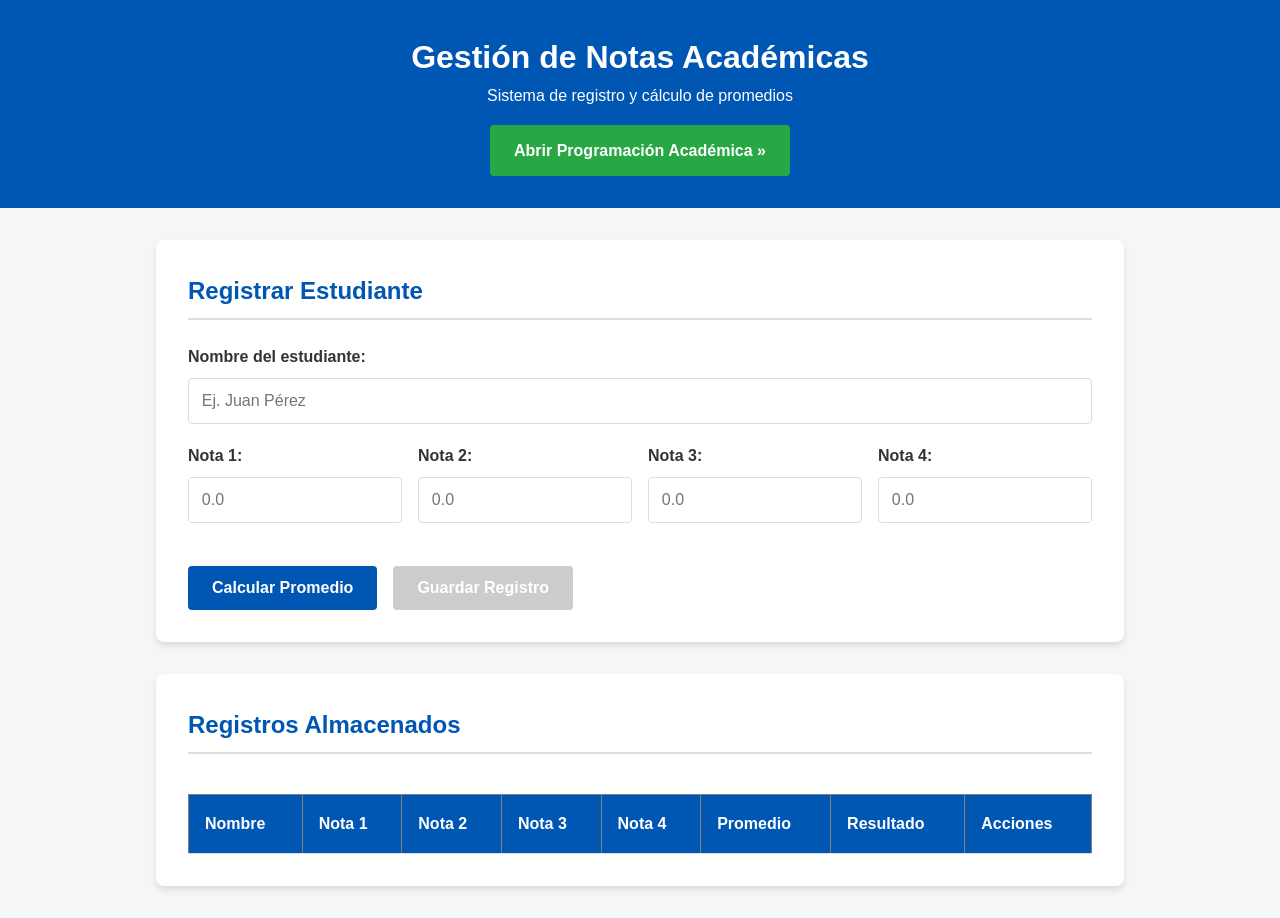
<file: index.html>
<!DOCTYPE html>
<html lang="es">
<head>
    <meta charset="UTF-8">
    <meta name="viewport" content="width=device-width, initial-scale=1.0">
    <title>Gestión de Notas Académicas</title>
    <link rel="stylesheet" href="css/style.css">
</head>
<body>
    <header class="header">
        <h1>Gestión de Notas Académicas</h1>
        <p>Sistema de registro y cálculo de promedios</p>
        <a href="programacion.html" class="btn btn-success btn-nav">Abrir Programación Académica &raquo;</a>
    </header>

    <main class="container">

        <section class="card">
            <h2>Registrar Estudiante</h2>
            <form id="form-notas">
                <div class="form-group">
                    <label for="nombre">Nombre del estudiante:</label>
                    <input type="text" id="nombre" name="nombre" placeholder="Ej. Juan Pérez" required>
                </div>

                <div class="notas-grid">
                    <div class="form-group">
                        <label for="nota1">Nota 1:</label>
                        <input type="number" id="nota1" name="nota1" min="0.0" max="5.0" step="0.1" placeholder="0.0" required>
                    </div>
                    <div class="form-group">
                        <label for="nota2">Nota 2:</label>
                        <input type="number" id="nota2" name="nota2" min="0.0" max="5.0" step="0.1" placeholder="0.0" required>
                    </div>
                    <div class="form-group">
                        <label for="nota3">Nota 3:</label>
                        <input type="number" id="nota3" name="nota3" min="0.0" max="5.0" step="0.1" placeholder="0.0" required>
                    </div>
                    <div class="form-group">
                        <label for="nota4">Nota 4:</label>
                        <input type="number" id="nota4" name="nota4" min="0.0" max="5.0" step="0.1" placeholder="0.0" required>
                    </div>
                </div>

                <div class="button-group">
                    <button type="button" id="btn-calcular" class="btn btn-primary">Calcular Promedio</button>
                    <button type="button" id="btn-guardar" class="btn btn-success" disabled>Guardar Registro</button>
                </div>
            </form>
        </section>

        <section class="card result-card" id="area-resultados" style="display: none;">
            <h2>Resultados del Cálculo</h2>
            <div class="result-content">
                <p><strong>Promedio:</strong> <span id="res-promedio">-</span></p>
                <p><strong>Estado:</strong> <span id="res-estado">-</span></p>
                <p><strong>Rendimiento:</strong> <span id="res-rendimiento">-</span></p>
            </div>
        </section>

        <section class="card">
            <h2>Registros Almacenados</h2>
            <div class="table-responsive">
                <table border="1">
                    <thead>
                        <tr>
                            <th>Nombre</th>
                            <th>Nota 1</th>
                            <th>Nota 2</th>
                            <th>Nota 3</th>
                            <th>Nota 4</th>
                            <th>Promedio</th>
                            <th>Resultado</th>
                            <th>Acciones</th>
                        </tr>
                    </thead>
                    <tbody id="tabla-estudiantes">
                    </tbody>
                </table>
            </div>
        </section>
    </main>

    <script src="js/Estudiante.js"></script>
    <script src="js/app.js"></script>
</body>
</html>
</file>
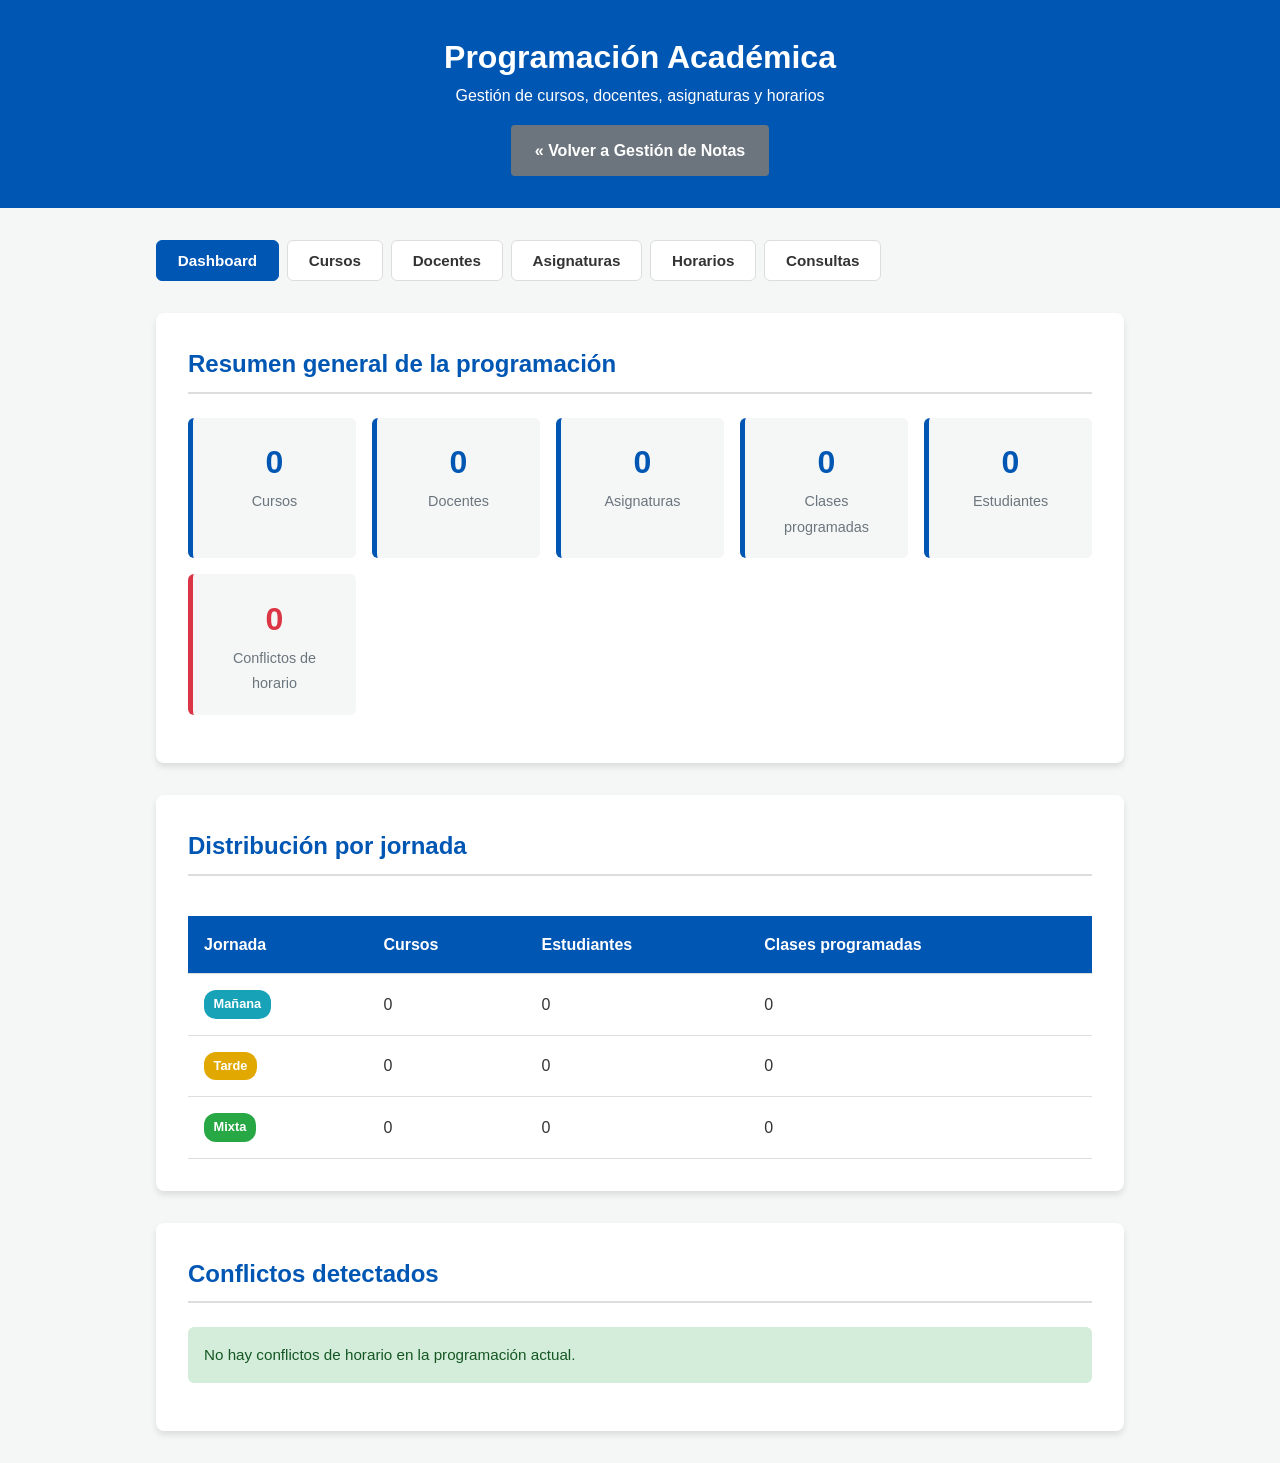
<file: programacion.html>
<!DOCTYPE html>
<html lang="es">
<head>
    <meta charset="UTF-8">
    <meta name="viewport" content="width=device-width, initial-scale=1.0">
    <title>Programación Académica</title>
    <link rel="stylesheet" href="css/style.css">
    <link rel="stylesheet" href="css/programacion.css">
</head>
<body>
    <header class="header">
        <h1>Programación Académica</h1>
        <p>Gestión de cursos, docentes, asignaturas y horarios</p>
        <a href="index.html" class="btn btn-secondary btn-nav">&laquo; Volver a Gestión de Notas</a>
    </header>

    <nav class="nav-tabs" id="nav-tabs">
        <button class="nav-tab active" data-panel="panel-dashboard">Dashboard</button>
        <button class="nav-tab" data-panel="panel-cursos">Cursos</button>
        <button class="nav-tab" data-panel="panel-docentes">Docentes</button>
        <button class="nav-tab" data-panel="panel-asignaturas">Asignaturas</button>
        <button class="nav-tab" data-panel="panel-horarios">Horarios</button>
        <button class="nav-tab" data-panel="panel-consultas">Consultas</button>
    </nav>

    <main class="container">

        <section class="panel active" id="panel-dashboard">
            <div class="card">
                <h2>Resumen general de la programación</h2>
                <div class="stats-grid">
                    <div class="stat-box">
                        <span class="stat-number" id="stat-cursos">0</span>
                        <span class="stat-label">Cursos</span>
                    </div>
                    <div class="stat-box">
                        <span class="stat-number" id="stat-docentes">0</span>
                        <span class="stat-label">Docentes</span>
                    </div>
                    <div class="stat-box">
                        <span class="stat-number" id="stat-asignaturas">0</span>
                        <span class="stat-label">Asignaturas</span>
                    </div>
                    <div class="stat-box">
                        <span class="stat-number" id="stat-horarios">0</span>
                        <span class="stat-label">Clases programadas</span>
                    </div>
                    <div class="stat-box">
                        <span class="stat-number" id="stat-estudiantes">0</span>
                        <span class="stat-label">Estudiantes</span>
                    </div>
                    <div class="stat-box conflict">
                        <span class="stat-number" id="stat-conflictos">0</span>
                        <span class="stat-label">Conflictos de horario</span>
                    </div>
                </div>
            </div>

            <div class="card">
                <h2>Distribución por jornada</h2>
                <div class="table-responsive">
                    <table>
                        <thead>
                            <tr>
                                <th>Jornada</th>
                                <th>Cursos</th>
                                <th>Estudiantes</th>
                                <th>Clases programadas</th>
                            </tr>
                        </thead>
                        <tbody id="tabla-jornadas"></tbody>
                    </table>
                </div>
            </div>

            <div class="card">
                <h2>Conflictos detectados</h2>
                <div id="lista-conflictos"></div>
            </div>
        </section>

        <section class="panel" id="panel-cursos">
            <section class="card">
                <h2 id="titulo-form-curso">Registrar Curso</h2>
                <form id="form-curso">
                    <input type="hidden" id="curso-id">
                    <div class="form-inline-grid">
                        <div class="form-group">
                            <label for="curso-grado">Grado:</label>
                            <input type="text" id="curso-grado" placeholder="Ej. 10" required>
                        </div>
                        <div class="form-group">
                            <label for="curso-nombre">Curso:</label>
                            <input type="text" id="curso-nombre" placeholder="Ej. 10-A" required>
                        </div>
                        <div class="form-group">
                            <label for="curso-jornada">Jornada:</label>
                            <select id="curso-jornada" required>
                                <option value="">Seleccione...</option>
                                <option value="Mañana">Mañana</option>
                                <option value="Tarde">Tarde</option>
                                <option value="Mixta">Mixta</option>
                            </select>
                        </div>
                        <div class="form-group">
                            <label for="curso-estudiantes">N.º de estudiantes:</label>
                            <input type="number" id="curso-estudiantes" min="0" placeholder="0" required>
                        </div>
                    </div>
                    <div id="mensaje-curso"></div>
                    <div class="button-group">
                        <button type="submit" class="btn btn-success" id="btn-guardar-curso">Guardar Curso</button>
                        <button type="button" class="btn btn-secondary" id="btn-cancelar-curso" style="display:none;">Cancelar</button>
                    </div>
                </form>
            </section>

            <section class="card">
                <h2>Cursos registrados</h2>
                <div class="table-responsive">
                    <table>
                        <thead>
                            <tr>
                                <th>Grado</th>
                                <th>Curso</th>
                                <th>Jornada</th>
                                <th>Estudiantes</th>
                                <th>Acciones</th>
                            </tr>
                        </thead>
                        <tbody id="tabla-cursos"></tbody>
                    </table>
                </div>
            </section>
        </section>

        <section class="panel" id="panel-docentes">
            <section class="card">
                <h2 id="titulo-form-docente">Registrar Docente</h2>
                <form id="form-docente">
                    <input type="hidden" id="docente-id">
                    <div class="form-inline-grid">
                        <div class="form-group">
                            <label for="docente-nombres">Nombres:</label>
                            <input type="text" id="docente-nombres" placeholder="Ej. María Fernanda" required>
                        </div>
                        <div class="form-group">
                            <label for="docente-apellidos">Apellidos:</label>
                            <input type="text" id="docente-apellidos" placeholder="Ej. Gómez Ruiz" required>
                        </div>
                        <div class="form-group">
                            <label for="docente-documento">Documento:</label>
                            <input type="text" id="docente-documento" placeholder="Ej. 1088123456" required>
                        </div>
                        <div class="form-group">
                            <label for="docente-contrato">Tipo de contrato:</label>
                            <select id="docente-contrato" required>
                                <option value="Tiempo Completo">Tiempo Completo</option>
                                <option value="Medio Tiempo">Medio Tiempo</option>
                            </select>
                        </div>
                        <div class="form-group">
                            <label for="docente-jornada">Jornada:</label>
                            <select id="docente-jornada" required>
                                <option value="Mañana">Mañana</option>
                                <option value="Tarde">Tarde</option>
                                <option value="Mixta">Mixta</option>
                            </select>
                        </div>
                    </div>
                    <div class="form-group">
                        <label>Asignaturas que puede dictar:</label>
                        <div class="checkbox-group" id="docente-asignaturas">
                            <span class="stat-label">Primero registre asignaturas.</span>
                        </div>
                    </div>
                    <div class="form-group">
                        <label>Días de trabajo:</label>
                        <div class="checkbox-group" id="docente-dias">
                            <label><input type="checkbox" value="Lunes"> Lunes</label>
                            <label><input type="checkbox" value="Martes"> Martes</label>
                            <label><input type="checkbox" value="Miercoles"> Miércoles</label>
                            <label><input type="checkbox" value="Jueves"> Jueves</label>
                            <label><input type="checkbox" value="Viernes"> Viernes</label>
                            <label><input type="checkbox" value="Sabado"> Sábado</label>
                        </div>
                    </div>
                    <div id="mensaje-docente"></div>
                    <div class="button-group">
                        <button type="submit" class="btn btn-success" id="btn-guardar-docente">Guardar Docente</button>
                        <button type="button" class="btn btn-secondary" id="btn-cancelar-docente" style="display:none;">Cancelar</button>
                    </div>
                </form>
            </section>

            <section class="card">
                <h2>Docentes registrados</h2>
                <div class="table-responsive">
                    <table>
                        <thead>
                            <tr>
                                <th>Nombre</th>
                                <th>Documento</th>
                                <th>Contrato</th>
                                <th>Carga semanal</th>
                                <th>Asignaturas</th>
                                <th>Disponibilidad</th>
                                <th>Acciones</th>
                            </tr>
                        </thead>
                        <tbody id="tabla-docentes"></tbody>
                    </table>
                </div>
            </section>
        </section>

        <section class="panel" id="panel-asignaturas">
            <section class="card">
                <h2 id="titulo-form-asignatura">Registrar Asignatura</h2>
                <form id="form-asignatura">
                    <input type="hidden" id="asignatura-id">
                    <div class="form-inline-grid">
                        <div class="form-group">
                            <label for="asignatura-nombre">Nombre:</label>
                            <input type="text" id="asignatura-nombre" placeholder="Ej. Matemáticas" required>
                        </div>
                        <div class="form-group">
                            <label for="asignatura-intensidad">Intensidad horaria (h/semana):</label>
                            <input type="number" id="asignatura-intensidad" min="1" placeholder="Ej. 5" required>
                        </div>
                    </div>
                    <div id="mensaje-asignatura"></div>
                    <div class="button-group">
                        <button type="submit" class="btn btn-success" id="btn-guardar-asignatura">Guardar Asignatura</button>
                        <button type="button" class="btn btn-secondary" id="btn-cancelar-asignatura" style="display:none;">Cancelar</button>
                    </div>
                </form>
            </section>

            <section class="card">
                <h2>Asignaturas registradas</h2>
                <div class="table-responsive">
                    <table>
                        <thead>
                            <tr>
                                <th>Nombre</th>
                                <th>Intensidad horaria</th>
                                <th>Acciones</th>
                            </tr>
                        </thead>
                        <tbody id="tabla-asignaturas"></tbody>
                    </table>
                </div>
            </section>
        </section>

        <section class="panel" id="panel-horarios">
            <section class="card">
                <h2 id="titulo-form-horario">Programar Clase</h2>
                <form id="form-horario">
                    <input type="hidden" id="horario-id">
                    <div class="form-inline-grid">
                        <div class="form-group">
                            <label for="horario-curso">Curso:</label>
                            <select id="horario-curso" required></select>
                        </div>
                        <div class="form-group">
                            <label for="horario-asignatura">Asignatura:</label>
                            <select id="horario-asignatura" required></select>
                            <div id="aviso-asignaturas"></div>
                        </div>
                        <div class="form-group">
                            <label for="horario-docente">Docente:</label>
                            <select id="horario-docente" required></select>
                            <div id="aviso-docentes"></div>
                        </div>
                        <div class="form-group">
                            <label for="horario-dia">Día:</label>
                            <select id="horario-dia" required></select>
                            <div id="aviso-disponibilidad"></div>
                        </div>
                        <div class="form-group">
                            <label for="horario-inicio">Hora inicio:</label>
                            <input type="time" id="horario-inicio" required>
                        </div>
                        <div class="form-group">
                            <label for="horario-fin">Hora fin:</label>
                            <input type="time" id="horario-fin" required>
                        </div>
                    </div>
                    <div id="mensaje-horario"></div>
                    <div class="button-group">
                        <button type="submit" class="btn btn-success" id="btn-guardar-horario">Programar Clase</button>
                        <button type="button" class="btn btn-secondary" id="btn-cancelar-horario" style="display:none;">Cancelar</button>
                    </div>
                </form>
            </section>

            <section class="card">
                <h2>Horario por docente</h2>
                <div class="filtro-docente">
                    <div class="form-group">
                        <label for="filtro-horario-docente">Ver el horario de:</label>
                        <select id="filtro-horario-docente"></select>
                    </div>
                    <button type="button" class="btn btn-secondary" id="btn-limpiar-filtro-docente">Ver todos</button>
                </div>
                <div id="panel-carga-docente"></div>
            </section>

            <section class="card">
                <div class="cal-toolbar">
                    <div class="cal-nav">
                        <button type="button" class="btn btn-secondary btn-sm" id="cal-prev">&lsaquo;</button>
                        <button type="button" class="btn btn-secondary btn-sm" id="cal-hoy">Hoy</button>
                        <button type="button" class="btn btn-secondary btn-sm" id="cal-next">&rsaquo;</button>
                    </div>
                    <h2 class="cal-titulo" id="cal-titulo">&mdash;</h2>
                    <div class="cal-views">
                        <button type="button" class="cal-view-btn" data-vista="mes">Mes</button>
                        <button type="button" class="cal-view-btn" data-vista="semana">Semana</button>
                        <button type="button" class="cal-view-btn" data-vista="dia">Día</button>
                    </div>
                </div>
                <div id="cal-contenedor"></div>
            </section>

            <section class="card">
                <h2 id="titulo-tabla-horarios">Clases programadas</h2>
                <div class="table-responsive">
                    <table>
                        <thead>
                            <tr>
                                <th>Curso</th>
                                <th>Asignatura</th>
                                <th>Docente</th>
                                <th>Día</th>
                                <th>Hora</th>
                                <th>Estado</th>
                                <th>Acciones</th>
                            </tr>
                        </thead>
                        <tbody id="tabla-horarios"></tbody>
                    </table>
                </div>
            </section>
        </section>

        <section class="panel" id="panel-consultas">
            <section class="card">
                <h2>Consultar la programación</h2>
                <div class="query-controls">
                    <div class="form-group">
                        <label for="consulta-tipo">Consultar por:</label>
                        <select id="consulta-tipo">
                            <option value="curso">Curso</option>
                            <option value="docente">Docente</option>
                            <option value="asignatura">Asignatura</option>
                            <option value="jornada">Jornada</option>
                        </select>
                    </div>
                    <div class="form-group">
                        <label for="consulta-valor">Valor:</label>
                        <select id="consulta-valor"></select>
                    </div>
                    <button type="button" class="btn btn-primary" id="btn-consultar">Consultar</button>
                </div>

                <div class="table-responsive">
                    <table>
                        <thead>
                            <tr>
                                <th>Curso</th>
                                <th>Jornada</th>
                                <th>Asignatura</th>
                                <th>Docente</th>
                                <th>Día</th>
                                <th>Hora</th>
                            </tr>
                        </thead>
                        <tbody id="tabla-consulta"></tbody>
                    </table>
                </div>
            </section>
        </section>

    </main>

    <script src="js/api-client.js"></script>
    <script src="js/programacion.js"></script>
</body>
</html>
</file>
<file: css/style.css>
:root {
    --primary-color: #0056b3;
    --success-color: #28a745;
    --danger-color: #dc3545;
    --background-color: #f4f7f6;
    --card-bg: #ffffff;
    --text-color: #333333;
    --border-color: #dddddd;
}

* {
    box-sizing: border-box;
    margin: 0;
    padding: 0;
}

body {
    font-family: 'Segoe UI', Tahoma, Geneva, Verdana, sans-serif;
    background-color: var(--background-color);
    color: var(--text-color);
    line-height: 1.6;
}

.header {
    background-color: var(--primary-color);
    color: white;
    text-align: center;
    padding: 2rem 1rem;
    margin-bottom: 2rem;
}

.container {
    max-width: 1000px;
    margin: 0 auto;
    padding: 0 1rem;
}

.card {
    background-color: var(--card-bg);
    border-radius: 8px;
    box-shadow: 0 4px 6px rgba(0,0,0,0.1);
    padding: 2rem;
    margin-bottom: 2rem;
}

.card h2 {
    margin-bottom: 1.5rem;
    color: var(--primary-color);
    border-bottom: 2px solid var(--border-color);
    padding-bottom: 0.5rem;
}

.form-group {
    margin-bottom: 1.2rem;
}

label {
    display: block;
    margin-bottom: 0.5rem;
    font-weight: bold;
}

input[type="text"],
input[type="number"],
input[type="email"],
input[type="tel"],
input[type="time"],
input[type="date"],
input[type="search"],
input[type="password"] {
    width: 100%;
    padding: 0.8rem;
    border: 1px solid var(--border-color);
    border-radius: 4px;
    font-size: 1rem;
    font-family: inherit;
    color: var(--text-color);
    background-color: #fff;
    box-sizing: border-box;
    line-height: 1.2;
    height: 46px;
}

input:focus,
select:focus,
textarea:focus {
    outline: none;
    border-color: var(--primary-color);
    box-shadow: 0 0 0 2px rgba(0, 86, 179, 0.15);
}

.notas-grid {
    display: grid;
    grid-template-columns: repeat(auto-fit, minmax(150px, 1fr));
    gap: 1rem;
}

.button-group {
    display: flex;
    gap: 1rem;
    margin-top: 1.5rem;
}

.btn {
    padding: 0.8rem 1.5rem;
    border: none;
    border-radius: 4px;
    cursor: pointer;
    font-size: 1rem;
    font-weight: bold;
    color: white;
    transition: opacity 0.3s ease;
}

.btn:hover {
    opacity: 0.9;
}

.btn:disabled {
    background-color: #cccccc;
    cursor: not-allowed;
}

.btn-primary { background-color: var(--primary-color); }
.btn-success { background-color: var(--success-color); }

.btn-nav {
    display: inline-block;
    margin-top: 1rem;
    text-decoration: none;
    text-align: center;
}

.result-card {
    background-color: #e9ecef;
    border-left: 5px solid var(--primary-color);
}

.result-content p {
    font-size: 1.1rem;
    margin-bottom: 0.5rem;
}

.table-responsive {
    overflow-x: auto;
}

table {
    width: 100%;
    border-collapse: collapse;
    margin-top: 1rem;
}

th, td {
    padding: 1rem;
    text-align: left;
    border-bottom: 1px solid var(--border-color);
}

th {
    background-color: var(--primary-color);
    color: white;
}

@media (max-width: 600px) {
    .button-group {
        flex-direction: column;
    }
    
    .btn {
        width: 100%;
    }
}
</file>
<file: css/programacion.css>
:root {
    --warning-color: #e0a800;
    --info-color: #17a2b8;
    --muted-color: #6c757d;
}

.nav-tabs {
    display: flex;
    flex-wrap: wrap;
    gap: 0.5rem;
    max-width: 1000px;
    margin: 0 auto 2rem;
    padding: 0 1rem;
}

.nav-tab {
    padding: 0.7rem 1.3rem;
    border: 1px solid var(--border-color);
    background-color: var(--card-bg);
    border-radius: 6px;
    cursor: pointer;
    font-size: 0.95rem;
    font-weight: bold;
    color: var(--text-color);
    transition: background-color 0.2s ease, color 0.2s ease;
}

.nav-tab:hover {
    background-color: #eef3f9;
}

.nav-tab.active {
    background-color: var(--primary-color);
    color: #fff;
    border-color: var(--primary-color);
}

.panel {
    display: none;
}

.panel.active {
    display: block;
}

.btn-nav {
    display: inline-block;
    margin-top: 1rem;
    text-decoration: none;
    text-align: center;
}

.btn-secondary { background-color: var(--muted-color); }
.btn-warning { background-color: var(--warning-color); }
.btn-danger { background-color: var(--danger-color); }
.btn-info { background-color: var(--info-color); }

.btn-sm {
    padding: 0.4rem 0.8rem;
    font-size: 0.85rem;
}

.stats-grid {
    display: grid;
    grid-template-columns: repeat(auto-fit, minmax(160px, 1fr));
    gap: 1rem;
    margin-bottom: 1rem;
}

.stat-box {
    background-color: var(--background-color);
    border-left: 5px solid var(--primary-color);
    border-radius: 6px;
    padding: 1.2rem;
    text-align: center;
}

.stat-box .stat-number {
    display: block;
    font-size: 2rem;
    font-weight: bold;
    color: var(--primary-color);
}

.stat-box .stat-label {
    font-size: 0.9rem;
    color: var(--muted-color);
}

.stat-box.conflict {
    border-left-color: var(--danger-color);
}

.stat-box.conflict .stat-number {
    color: var(--danger-color);
}

.alert {
    padding: 1rem;
    border-radius: 6px;
    margin-bottom: 1rem;
    font-size: 0.95rem;
}

.alert-success { background-color: #d4edda; color: #155724; }
.alert-danger { background-color: #f8d7da; color: #721c24; }
.alert-info { background-color: #d1ecf1; color: #0c5460; }
.alert-warning { background-color: #fff3cd; color: #856404; }

.empty-row td {
    text-align: center;
    color: var(--muted-color);
    font-style: italic;
}

.badge {
    display: inline-block;
    padding: 0.25rem 0.6rem;
    border-radius: 12px;
    font-size: 0.8rem;
    font-weight: bold;
    color: #fff;
}

.badge-manana { background-color: var(--info-color); }
.badge-tarde { background-color: var(--warning-color); }
.badge-noche { background-color: var(--primary-color); }
.badge-unica { background-color: var(--success-color); }

tr.row-conflict td {
    background-color: #fff3f3;
}

.form-inline-grid {
    display: grid;
    grid-template-columns: repeat(auto-fit, minmax(200px, 1fr));
    gap: 1rem;
}

select {
    width: 100%;
    padding: 0.8rem;
    border: 1px solid var(--border-color);
    border-radius: 4px;
    font-size: 1rem;
    font-family: inherit;
    color: var(--text-color);
    background-color: #fff;
    box-sizing: border-box;
    height: 46px;
}

.form-inline-grid .form-group {
    display: flex;
    flex-direction: column;
    justify-content: flex-end;
}

#aviso-asignaturas:not(:empty),
#aviso-docentes:not(:empty),
#aviso-disponibilidad:not(:empty) {
    margin-top: 0.35rem;
    line-height: 1.35;
}

textarea {
    width: 100%;
    padding: 0.8rem;
    border: 1px solid var(--border-color);
    border-radius: 4px;
    font-size: 1rem;
    font-family: inherit;
    resize: vertical;
}

.checkbox-group {
    display: flex;
    flex-wrap: wrap;
    gap: 0.8rem;
    margin-top: 0.5rem;
}

.checkbox-group label {
    display: flex;
    align-items: center;
    gap: 0.3rem;
    font-weight: normal;
}

.checkbox-group input {
    width: auto;
}

.checkbox-group label.chk-bloqueada {
    color: var(--muted-color);
    cursor: help;
}

.checkbox-group label.chk-bloqueada small {
    font-style: italic;
}

.query-controls {
    display: flex;
    flex-wrap: wrap;
    gap: 1rem;
    align-items: flex-end;
    margin-bottom: 1.5rem;
}

.query-controls .form-group {
    flex: 1;
    min-width: 200px;
    margin-bottom: 0;
}

@media (max-width: 600px) {
    .nav-tabs {
        flex-direction: column;
    }
}

.cal-toolbar {
    display: flex;
    flex-wrap: wrap;
    align-items: center;
    justify-content: space-between;
    gap: 1rem;
    margin-bottom: 1.5rem;
}

.cal-nav {
    display: flex;
    gap: 0.4rem;
}

.cal-titulo {
    margin: 0;
    padding: 0;
    border: none;
    flex: 1;
    min-width: 180px;
    text-align: center;
    font-size: 1.2rem;
    color: var(--primary-color);
    text-transform: capitalize;
}

.cal-views {
    display: flex;
    gap: 0.3rem;
}

.cal-view-btn {
    padding: 0.45rem 0.9rem;
    border: 1px solid var(--border-color);
    background: var(--card-bg);
    border-radius: 6px;
    cursor: pointer;
    font-weight: bold;
    font-size: 0.85rem;
    color: var(--text-color);
}

.cal-view-btn.active {
    background: var(--primary-color);
    color: #fff;
    border-color: var(--primary-color);
}

.cal-semana {
    border: 1px solid var(--border-color);
    border-radius: 8px;
    overflow-x: auto;
}

.cal-cabecera {
    display: flex;
    background: var(--background-color);
    border-bottom: 1px solid var(--border-color);
}

.cal-semana {
    --cal-gutter: 58px;
    --cal-ancho-col: minmax(112px, 1fr);
}

.cal-cabecera,
.cal-dias {
    display: grid;
    grid-template-columns: var(--cal-gutter) repeat(var(--cal-dias, 6), var(--cal-ancho-col));
}

.cal-cabecera {
    position: sticky;
    top: 0;
    z-index: 3;
}

.cal-esquina {
    border-right: 1px solid var(--border-color);
}

.cal-dia-cab {
    text-align: center;
    padding: 0.45rem 0.2rem 0.55rem;
    font-size: 0.75rem;
    font-weight: bold;
    text-transform: uppercase;
    letter-spacing: 0.03em;
    color: var(--muted-color);
    border-left: 1px solid var(--border-color);
    cursor: pointer;
}

.cal-dia-cab:hover {
    background: #eef2f7;
}

.cal-dia-cab .num {
    display: block;
    margin-top: 0.15rem;
    font-size: 1.25rem;
    font-weight: 600;
    color: var(--text-color);
    text-transform: none;
    letter-spacing: 0;
}

.cal-dia-cab.hoy .num {
    display: inline-block;
    min-width: 1.9rem;
    padding: 0.1rem 0;
    border-radius: 50%;
    background: var(--primary-color);
    color: #fff;
}

.cal-dia-cab.hoy {
    color: var(--primary-color);
}

.cal-cuerpo {
    position: relative;
    max-height: 620px;
    overflow: auto;
}

.cal-gutter {
    grid-column: 1;
    position: sticky;
    left: 0;
    z-index: 2;
    background: var(--card-bg);
    border-right: 1px solid var(--border-color);
}

.cal-hlbl {
    position: absolute;
    right: 8px;
    font-size: 0.7rem;
    color: var(--muted-color);
    white-space: nowrap;
}

.cal-dias {
    position: relative;
}

.cal-col {
    position: relative;
    border-left: 1px solid var(--border-color);
}

.cal-col.hoy {
    background: #f5f9ff;
}

.cal-hline {
    position: absolute;
    left: 0;
    right: 0;
    border-top: 1px solid #eef1f4;
}

.cal-evento {
    position: absolute;
    display: flex;
    flex-direction: column;
    gap: 1px;
    border-radius: 6px;
    padding: 3px 6px;
    color: #fff;
    overflow: hidden;
    font-size: 0.72rem;
    line-height: 1.2;
    cursor: pointer;
    box-shadow: 0 1px 3px rgba(0, 0, 0, 0.28);
    transition: filter 0.12s ease;
}

.cal-evento:hover {
    filter: brightness(1.12);
    z-index: 4;
}

.cal-evento .ev-hora {
    font-size: 0.66rem;
    font-weight: 700;
    opacity: 0.92;
}

.cal-evento .ev-titulo {
    font-weight: 600;
    overflow: hidden;
    text-overflow: ellipsis;
    white-space: nowrap;
}

.cal-evento .ev-sub {
    font-size: 0.66rem;
    opacity: 0.88;
    overflow: hidden;
    text-overflow: ellipsis;
    white-space: nowrap;
}

.cal-evento.compacto {
    flex-direction: row;
    align-items: baseline;
    gap: 4px;
    padding: 1px 5px;
}

.cal-evento.compacto .ev-sub {
    display: none;
}

.cal-evento.conflicto {
    outline: 2px solid var(--danger-color);
    outline-offset: -2px;
}

.cal-mes {
    display: grid;
    grid-template-columns: repeat(7, 1fr);
    border: 1px solid var(--border-color);
    border-radius: 8px;
    overflow: hidden;
}

.cal-mes-cab {
    background: var(--background-color);
    text-align: center;
    padding: 0.5rem;
    font-size: 0.8rem;
    font-weight: bold;
    border-bottom: 1px solid var(--border-color);
}

.cal-mes-dia {
    min-height: 104px;
    border-top: 1px solid var(--border-color);
    border-left: 1px solid var(--border-color);
    padding: 4px;
    cursor: pointer;
}

.cal-mes-dia:nth-child(7n + 1) {
    border-left: none;
}

.cal-mes-num {
    font-size: 0.8rem;
    font-weight: bold;
    text-align: right;
    color: var(--muted-color);
}

.cal-mes-dia.otro-mes {
    background: #fafbfc;
}

.cal-mes-dia.otro-mes .cal-mes-num {
    opacity: 0.4;
}

.cal-mes-dia.hoy .cal-mes-num {
    display: inline-block;
    float: right;
    background: var(--primary-color);
    color: #fff;
    border-radius: 50%;
    padding: 1px 6px;
}

.cal-chip {
    font-size: 0.68rem;
    color: #fff;
    border-radius: 4px;
    padding: 1px 4px;
    margin-top: 2px;
    white-space: nowrap;
    overflow: hidden;
    text-overflow: ellipsis;
    cursor: pointer;
}

.cal-mes-mas {
    font-size: 0.66rem;
    color: var(--muted-color);
    margin-top: 2px;
}

@media (max-width: 600px) {
    .cal-titulo {
        order: -1;
        flex-basis: 100%;
    }
    .cal-mes-dia {
        min-height: 68px;
    }
    .cal-chip {
        font-size: 0.6rem;
    }
    .cal-semana {
        --cal-gutter: 46px;
        --cal-ancho-col: 88px;
    }
    .cal-evento {
        font-size: 0.64rem;
    }
}

.filtro-docente {
    display: flex;
    flex-wrap: wrap;
    align-items: flex-end;
    gap: 1rem;
    margin-bottom: 1.2rem;
}

.filtro-docente .form-group {
    flex: 1;
    min-width: 240px;
    margin-bottom: 0;
}

.carga-barra {
    min-width: 130px;
}

.carga-pista {
    height: 8px;
    background-color: #e9ecef;
    border-radius: 4px;
    overflow: hidden;
}

.carga-pista.grande {
    height: 14px;
    border-radius: 7px;
    margin-bottom: 1rem;
}

.carga-relleno {
    height: 100%;
    border-radius: inherit;
    background-color: var(--success-color);
    transition: width 0.3s ease;
}

.carga-relleno.alta   { background-color: var(--warning-color); }
.carga-relleno.excede { background-color: var(--danger-color); }

.carga-texto {
    display: inline-block;
    margin-top: 0.25rem;
    font-size: 0.8rem;
    font-weight: bold;
    color: var(--muted-color);
}

.carga-texto.alta   { color: var(--warning-color); }
.carga-texto.excede { color: var(--danger-color); }

.carga-detalle {
    border: 1px solid var(--border-color);
    border-radius: 8px;
    padding: 1.2rem;
}

.carga-cabecera {
    display: flex;
    flex-wrap: wrap;
    align-items: flex-start;
    justify-content: space-between;
    gap: 1rem;
    margin-bottom: 0.9rem;
}

.carga-cabecera h3 {
    margin: 0 0 0.2rem;
    font-size: 1.15rem;
    color: var(--primary-color);
}

.carga-cifra {
    text-align: right;
    line-height: 1.3;
}

.carga-horas {
    display: block;
    font-size: 1.6rem;
    font-weight: bold;
    color: var(--success-color);
}

.carga-cifra.alta   .carga-horas { color: var(--warning-color); }
.carga-cifra.excede .carga-horas { color: var(--danger-color); }

.carga-dias {
    display: flex;
    flex-wrap: wrap;
    gap: 0.6rem;
    margin-top: 0.4rem;
}

.carga-dia {
    flex: 1;
    min-width: 96px;
    padding: 0.6rem 0.7rem;
    border: 1px solid var(--border-color);
    border-radius: 6px;
    background-color: #f8f9fa;
    text-align: center;
}

.carga-dia-nombre {
    display: block;
    font-size: 0.78rem;
    font-weight: bold;
    color: var(--muted-color);
    text-transform: uppercase;
}

.carga-dia-horas {
    display: block;
    margin: 0.15rem 0;
    font-size: 1.05rem;
    font-weight: bold;
    color: var(--primary-color);
}
</file>
